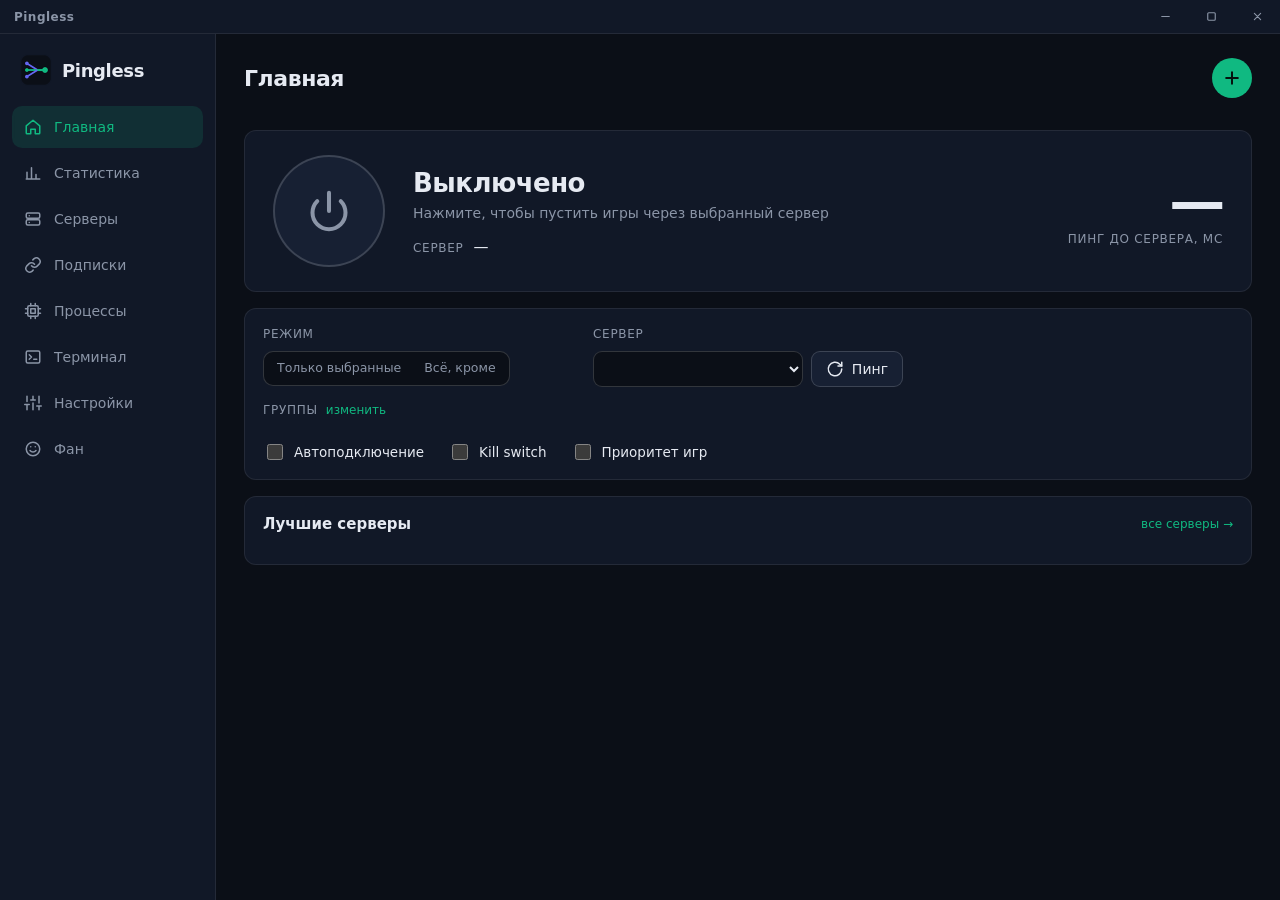
<file: crates/openlag-gui/ui/index.html>
<!doctype html>
<html lang="ru">
<head>
  <meta charset="utf-8">
  <meta name="viewport" content="width=device-width, initial-scale=1">
  <title>Pingless</title>
  <link rel="stylesheet" href="vendor/xterm/xterm.css">
  <link rel="stylesheet" href="style.css">
</head>
<body>
  <svg width="0" height="0" style="position:absolute" aria-hidden="true">
    <defs>
      <symbol id="i-home" viewBox="0 0 24 24"><path d="M3 10.5 12 3l9 7.5V20a1 1 0 0 1-1 1h-5v-6H9v6H4a1 1 0 0 1-1-1z"/></symbol>
      <symbol id="i-server" viewBox="0 0 24 24"><rect x="3" y="4" width="18" height="7" rx="2"/><rect x="3" y="13" width="18" height="7" rx="2"/><path d="M7 7.5h.01M7 16.5h.01"/></symbol>
      <symbol id="i-link" viewBox="0 0 24 24"><path d="M10 13a5 5 0 0 0 7.5.5l3-3a5 5 0 0 0-7-7l-1.7 1.7"/><path d="M14 11a5 5 0 0 0-7.5-.5l-3 3a5 5 0 0 0 7 7l1.7-1.7"/></symbol>
      <symbol id="i-game" viewBox="0 0 24 24"><rect x="2" y="6" width="20" height="12" rx="4"/><path d="M6 12h4M8 10v4M15 11h.01M18 13h.01"/></symbol>
      <symbol id="i-sliders" viewBox="0 0 24 24"><path d="M4 21v-7M4 10V3M12 21v-9M12 8V3M20 21v-5M20 12V3M1 14h6M9 8h6M17 16h6"/></symbol>
      <symbol id="i-smile" viewBox="0 0 24 24"><circle cx="12" cy="12" r="9"/><path d="M8 14s1.5 2 4 2 4-2 4-2M9 9h.01M15 9h.01"/></symbol>
      <symbol id="i-power" viewBox="0 0 24 24"><path d="M12 2v10"/><path d="M18.4 6.6a9 9 0 1 1-12.8 0"/></symbol>
      <symbol id="i-refresh" viewBox="0 0 24 24"><path d="M21 12a9 9 0 1 1-2.6-6.4L21 8"/><path d="M21 3v5h-5"/></symbol>
      <symbol id="i-trash" viewBox="0 0 24 24"><path d="M3 6h18M8 6V4h8v2M19 6l-1 14H6L5 6"/></symbol>
      <symbol id="i-plus" viewBox="0 0 24 24"><path d="M12 5v14M5 12h14"/></symbol>
      <symbol id="i-x" viewBox="0 0 24 24"><path d="M18 6 6 18M6 6l12 12"/></symbol>
      <symbol id="i-shield" viewBox="0 0 24 24"><path d="M12 3 4 6v6c0 5 3.5 8 8 9 4.5-1 8-4 8-9V6z"/><path d="M12 8v5M12 16h.01"/></symbol>
      <symbol id="i-check" viewBox="0 0 24 24"><path d="M5 12.5 10 17l9-10"/></symbol>
      <symbol id="i-cpu" viewBox="0 0 24 24"><rect x="5" y="5" width="14" height="14" rx="2"/><rect x="9" y="9" width="6" height="6"/><path d="M9 2v3M15 2v3M9 19v3M15 19v3M2 9h3M2 15h3M19 9h3M19 15h3"/></symbol>
      <symbol id="i-folder" viewBox="0 0 24 24"><path d="M3 6a2 2 0 0 1 2-2h4l2 2h8a2 2 0 0 1 2 2v10a2 2 0 0 1-2 2H5a2 2 0 0 1-2-2z"/></symbol>
      <symbol id="i-backspace" viewBox="0 0 24 24"><path d="M21 5H9l-6 7 6 7h12a1 1 0 0 0 1-1V6a1 1 0 0 0-1-1z"/><path d="m17 9-5 6M12 9l5 6"/></symbol>
      <symbol id="i-term" viewBox="0 0 24 24"><rect x="3" y="4" width="18" height="16" rx="2"/><path d="m7 9 3 3-3 3M13 15h4"/></symbol>
      <symbol id="i-chart" viewBox="0 0 24 24"><path d="M4 20V11M10 20V5M16 20v-6M21 20H3"/></symbol>
      <symbol id="i-zap" viewBox="0 0 24 24"><path d="M13 2 4 14h7l-1 8 9-12h-7z"/></symbol>
    </defs>
  </svg>

  <header class="titlebar" id="titlebar" data-tauri-drag-region>
    <span class="tb-title" data-tauri-drag-region>Pingless</span>
    <span class="tb-grow" data-tauri-drag-region></span>
    <button class="tb" id="tb-min" aria-label="Свернуть"><svg viewBox="0 0 24 24"><path d="M6 12h12"/></svg></button>
    <button class="tb" id="tb-max" aria-label="Развернуть"><svg viewBox="0 0 24 24"><rect x="6" y="6" width="12" height="12" rx="1.5"/></svg></button>
    <button class="tb close" id="tb-close" aria-label="Закрыть"><svg viewBox="0 0 24 24"><path d="M7 7l10 10M17 7 7 17"/></svg></button>
  </header>

  <aside class="sidebar">
    <div class="brand">
      <img src="logo.png" alt="" width="32" height="32">
      <span>Pingless</span>
    </div>
    <nav>
      <button class="nav active" data-page="home"><svg class="ic"><use href="#i-home"/></svg>Главная</button>
      <button class="nav" data-page="stats"><svg class="ic"><use href="#i-chart"/></svg>Статистика</button>
      <button class="nav" data-page="servers"><svg class="ic"><use href="#i-server"/></svg>Серверы</button>
      <button class="nav" data-page="subs"><svg class="ic"><use href="#i-link"/></svg>Подписки</button>
      <button class="nav" data-page="procs"><svg class="ic"><use href="#i-cpu"/></svg>Процессы</button>
      <button class="nav" data-page="term"><svg class="ic"><use href="#i-term"/></svg>Терминал</button>
      <button class="nav" data-page="settings"><svg class="ic"><use href="#i-sliders"/></svg>Настройки</button>
      <button class="nav" data-page="fun"><svg class="ic"><use href="#i-smile"/></svg>Фан</button>
    </nav>
    <div class="side-status" id="side-status"></div>
  </aside>

  <main>
    <!-- HOME -->
    <section class="page active" id="page-home">
      <div class="page-head">
        <h2>Главная</h2>
        <button class="btn round" id="quick-add" title="Добавить подписку или ключи"><svg class="ic"><use href="#i-plus"/></svg></button>
      </div>
      <div id="alerts"></div>
      <div class="hero card">
        <button class="power" id="power" aria-label="Включить оптимизацию">
          <svg class="ic-xl"><use href="#i-power"/></svg>
        </button>
        <div class="hero-text">
          <div class="hero-state" id="hero-state">Выключено</div>
          <div class="hero-sub" id="hero-sub">Нажмите, чтобы пустить игры через выбранный сервер</div>
          <div class="hero-exit">
            <span class="label">Сервер</span>
            <span id="hero-exit">—</span>
          </div>
        </div>
        <div class="hero-kpi">
          <div class="kpi-big" id="kpi-ping">—</div>
          <div class="label">пинг до сервера, мс</div>
        </div>
      </div>

      <div class="card quick">
        <div class="quick-grid">
          <div class="q">
            <span class="label">Режим</span>
            <div class="seg small" id="q-mode">
              <button data-mode="only">Только выбранные</button>
              <button data-mode="all_except">Всё, кроме</button>
            </div>
          </div>
          <div class="q">
            <span class="label">Сервер</span>
            <div class="row">
              <select id="q-server"></select>
              <button class="btn" id="q-ping" title="Реальная задержка через каждый сервер: HTTPS-запрос, как в v2rayN"><svg class="ic"><use href="#i-refresh"/></svg>Пинг</button>
            </div>
          </div>
          <div class="q q-wide">
            <span class="label">Группы <button class="link" data-go="procs">изменить</button></span>
            <div class="qchips" id="q-groups"></div>
          </div>
          <div class="q q-wide q-toggles">
            <label class="qt"><input type="checkbox" id="q-auto"><span>Автоподключение</span></label>
            <label class="qt"><input type="checkbox" id="q-kill"><span>Kill switch</span></label>
            <label class="qt"><input type="checkbox" id="q-boost"><span>Приоритет игр</span></label>
          </div>
        </div>
      </div>

      <div class="card">
        <div class="card-head"><h3>Лучшие серверы</h3><button class="link" data-go="servers">все серверы →</button></div>
        <div class="top-list" id="q-top"></div>
      </div>
    </section>

    <!-- STATS -->
    <section class="page" id="page-stats">
      <div class="page-head"><h2>Статистика</h2></div>
      <div class="kpis" data-widget="kpis">
        <div class="card kpi"><div class="label">Джиттер</div><div class="kpi-val" id="kpi-jitter">—</div></div>
        <div class="card kpi"><div class="label">Потери</div><div class="kpi-val" id="kpi-loss">—</div></div>
        <div class="card kpi" title="Пинг до тех же серверов игры: напрямую с вашей сетевой карты и через Pingless (по ответам самой игры)"><div class="label">Без Pingless → с Pingless</div><div class="kpi-val" id="kpi-compare">—</div><div class="kpi-sub" id="kpi-compare-sub">появится, когда игра начнёт пинговать свои серверы</div></div>
        <div class="card kpi"><div class="label">Соединений</div><div class="kpi-val" id="kpi-flows">0</div></div>
      </div>

      <div class="card chart-card" data-widget="chart-ping">
        <div class="card-head">
          <h3>Пинг, мс <span class="muted" id="chart-title"></span></h3>
          <div class="legend" id="legend"></div>
        </div>
        <canvas id="chart-ping" height="200"></canvas>
      </div>
      <div class="card chart-card" data-widget="chart-loss">
        <div class="card-head"><h3>Потери пакетов, %</h3></div>
        <canvas id="chart-loss" height="110"></canvas>
      </div>

      <div class="card" data-widget="flows">
        <div class="card-head"><h3>Соединения</h3><span class="muted" id="flows-count"></span></div>
        <table class="table">
          <thead><tr><th>Тип</th><th>Куда</th><th>Через</th><th class="num" title="ICMP напрямую с сетевой карты, в обход любых туннелей">Без Pingless</th><th class="num" title="Время ответа сервера на пакеты самой игры через туннель">С Pingless</th><th class="num">Трафик</th></tr></thead>
          <tbody id="flows"><tr><td colspan="6" class="empty">Пока нет. Включите оптимизацию и запустите программу.</td></tr></tbody>
        </table>
      </div>

      <div class="card" data-widget="trace">
        <div class="card-head"><h3>Маршрут до сервера</h3><span class="muted" id="trace-note"></span></div>
        <p class="hint">Как WinMTR: показывает каждый узел по пути от вашей сетевой карты до сервера игры напрямую, без VPN, с потерями и пингом. Видно, где растёт задержка: дома, у провайдера или дальше. Нажмите ↯ у соединения или введите адрес.</p>
        <div class="row">
          <input id="trace-target" placeholder="IP или адрес сервера, например 155.133.248.34" style="flex:1">
          <button class="btn" id="trace-run">Проверить маршрут</button>
        </div>
        <table class="table" id="trace-table" hidden>
          <thead><tr><th class="num">#</th><th>Узел</th><th class="num">Потери</th><th class="num">Лучший</th><th class="num">Средний</th><th class="num">Худший</th></tr></thead>
          <tbody id="trace-body"></tbody>
        </table>
      </div>
    </section>

    <!-- SERVERS -->
    <section class="page" id="page-servers">
      <div class="page-head">
        <h2>Серверы</h2>
        <div class="row">
          <input type="search" id="server-filter" placeholder="Поиск">
          <button class="btn" id="auto-btn"><svg class="ic"><use href="#i-zap"/></svg>Авто</button>
        </div>
      </div>
      <p class="hint">Пинг меряется по UDP через сам сервер, так же как пойдут пакеты игры. Новые соединения идут через выбранный сервер, а в режиме «Авто» через сервер с лучшим пингом. Отключённые переключателем серверы не запускаются и никогда не выбираются.</p>
      <div class="card" data-widget="countries">
        <div class="card-head">
          <h3>Страны выхода <span class="muted" id="geo-note"></span></h3>
          <div class="row">
            <div class="seg small" id="sort-seg"><button data-sort="ping">По пингу</button><button data-sort="country">По странам</button></div>
            <button class="btn icon" id="geo-refresh" aria-label="Перепроверить страны" title="Перепроверить страны"><svg class="ic"><use href="#i-refresh"/></svg></button>
          </div>
        </div>
        <p class="hint" style="margin-bottom:10px">Страна определяется не по названию, а по факту: через каждый сервер запрашивается Cloudflare, и он сообщает, с какого IP и из какой страны реально выходит трафик. Щелчок по стране отключает или включает все её серверы.</p>
        <div class="countries" id="countries"></div>
      </div>
      <div class="card" data-widget="filters">
        <div class="card-head"><h3>Фильтры: отключить серверы по слову</h3><span class="muted" id="filter-count"></span></div>
        <div class="chips" id="filter-chips"></div>
        <div class="row">
          <input id="filter-input" placeholder="например: Russia" style="flex:1">
          <button class="btn" id="filter-add"><svg class="ic"><use href="#i-plus"/></svg>Добавить</button>
        </div>
        <div class="presets" id="filter-presets"></div>
      </div>
      <div id="server-empty" class="card empty" hidden>Серверов нет. Добавьте подписку на вкладке «Подписки».</div>
      <div id="server-list" class="list"></div>
    </section>

    <!-- SUBSCRIPTIONS -->
    <section class="page" id="page-subs">
      <div class="page-head"><h2>Подписки</h2></div>
      <div class="card">
        <label class="label" for="sub-input">Ссылка на подписку или ключи</label>
        <textarea id="sub-input" rows="4" placeholder="https://… (Happ, Incy, Marzban, Remnawave)&#10;vless://…  vmess://…  trojan://…  ss://…&#10;vpn://… (Amnezia: Xray или WireGuard)&#10;wireguard://…  или текст .conf WireGuard"></textarea>
        <div class="row space">
          <span class="hint">Ссылку на подписку даёт VPN-сервис: в личном кабинете или в Telegram-боте, обычно кнопка «Подключить» или «Скопировать ссылку».</span>
          <button class="btn" id="sub-clip">Из буфера</button>
          <button class="btn" id="sub-file">Из файла…</button>
          <button class="btn primary" id="sub-add"><svg class="ic"><use href="#i-plus"/></svg>Добавить</button>
        </div>
      </div>
      <div id="sub-list" class="list"></div>
    </section>

    <!-- PROCESSES -->
    <section class="page" id="page-procs">
      <div class="page-head">
        <h2>Процессы</h2>
        <button class="btn" id="group-new"><svg class="ic"><use href="#i-plus"/></svg>Новая группа</button>
      </div>
      <div class="card">
        <div class="seg" id="mode-seg">
          <button data-mode="only">Только выбранные</button>
          <button data-mode="all_except">Всё, кроме выбранных</button>
        </div>
        <p class="hint" id="mode-hint"></p>
        <label class="field check" id="auto-wrap" style="margin-top:12px">
          <input type="checkbox" id="auto-connect">
          <span>Автоподключение<small>Туннель включится сам, как только запустится программа из списка, и выключится через 15 секунд после того, как все они закроются.</small></span>
        </label>
      </div>
      <div class="procs-grid">
        <div class="list" id="group-list"></div>
        <div class="card running">
          <div class="card-head">
            <h3>Запущенные <span class="muted" id="proc-target"></span></h3>
            <button class="btn icon" id="proc-refresh" aria-label="Обновить"><svg class="ic"><use href="#i-refresh"/></svg></button>
          </div>
          <input type="search" id="proc-filter" placeholder="Поиск" style="width:100%;margin-bottom:10px">
          <div id="proc-list" class="proc-list"></div>
        </div>
      </div>
    </section>

    <!-- TERMINAL -->
    <section class="page page-wide" id="page-term">
      <div class="term-layout">
        <div class="term-side">
          <div class="label">Этот компьютер</div>
          <div class="shells">
            <button class="btn" data-shell="powershell" data-title="PowerShell">PowerShell</button>
            <button class="btn" data-shell="pwsh" data-title="PowerShell 7">PowerShell 7</button>
            <button class="btn" data-shell="cmd" data-title="CMD">CMD</button>
            <button class="btn" data-shell="wsl" data-title="WSL">WSL</button>
          </div>
          <div class="label" style="margin-top:18px">Мои серверы (SSH)</div>
          <div id="ssh-list" class="ssh-list"></div>
          <button class="btn" id="ssh-add"><svg class="ic"><use href="#i-plus"/></svg>Добавить сервер</button>
          <div class="card form ssh-form" id="ssh-form" hidden>
            <h3 id="ssh-form-title">Новый сервер</h3>
            <label class="field"><span>Название</span><input id="ssh-name" placeholder="Мой VPS"></label>
            <div class="row"><label class="field" style="flex:1"><span>Адрес</span><input id="ssh-host" placeholder="203.0.113.10"></label><label class="field" style="width:84px"><span>Порт</span><input id="ssh-port" type="number" value="22"></label></div>
            <label class="field"><span>Пользователь</span><input id="ssh-user" value="root"></label>
            <label class="field"><span>Вход</span><select id="ssh-auth"><option value="password">Пароль</option><option value="key">SSH-ключ</option></select></label>
            <div class="row" id="ssh-key-row" hidden><input id="ssh-key" placeholder="путь к приватному ключу, например id_ed25519" style="flex:1"><button class="btn" id="ssh-key-browse">Обзор…</button></div>
            <label class="field"><span id="ssh-secret-label">Пароль</span><input id="ssh-secret" type="password" autocomplete="off"></label>
            <small class="hint">Пароль хранится зашифрованным средствами Windows (DPAPI): прочитать его можно только под вашей учётной записью на этом ПК.</small>
            <div class="row space"><button class="btn danger" id="ssh-delete" hidden>Удалить</button><button class="btn" id="ssh-forget" hidden title="Если сервер переустановлен и его ключ сменился">Забыть ключ</button><span style="flex:1"></span><button class="btn" id="ssh-cancel">Отмена</button><button class="btn primary" id="ssh-save">Сохранить</button></div>
          </div>
        </div>
        <div class="term-main">
          <div class="term-tabs" id="term-tabs"></div>
          <div class="term-panes" id="term-panes">
            <div class="term-empty" id="term-empty"><svg class="ic"><use href="#i-term"/></svg><p>Откройте локальную консоль или подключитесь к своему серверу слева.</p></div>
          </div>
          <div class="term-credit">Терминал работает на <a href="#" id="term-credit">xterm.js</a> · github.com/xtermjs/xterm.js · MIT</div>
        </div>
      </div>
    </section>

    <!-- SETTINGS -->
    <section class="page" id="page-settings">
      <div class="page-head"><h2>Настройки</h2></div>
      <div class="card form">
        <label class="field">
          <span>Multipath: сколько маршрутов несут каждый пакет</span>
          <select id="opt-multipath">
            <option value="1">1 (выключено)</option><option value="2">2</option><option value="3">3</option><option value="4">4</option>
          </select>
          <small>Работает для своих relay-серверов: пакет идёт по нескольким маршрутам сразу, доходит первый. VPN-сервер из подписки — это всегда один маршрут.</small>
        </label>
        <label class="field check">
          <input type="checkbox" id="opt-existing">
          <span>Переводить в туннель уже открытые соединения<small>Обычно выкидывает из идущего матча. Лучше включать Pingless до запуска игры.</small></span>
        </label>
        <label class="field check">
          <input type="checkbox" id="opt-kill">
          <span>Kill switch<small>Если ни один сервер не отвечает, трафик выбранных программ блокируется, а не уходит напрямую в обход VPN. Без сервера программы просто не будут работать.</small></span>
        </label>
        <label class="field check">
          <input type="checkbox" id="opt-bypass">
          <span>Обходить TUN других VPN<small>Если включён Happ, v2rayN и т.п. в режиме TUN, без этого трафик идёт через два VPN подряд: пинг и джиттер растут в разы.</small></span>
        </label>
        <label class="field">
          <span>User-Agent для загрузки подписок</span>
          <input id="opt-ua">
          <small>Некоторые панели отдают разный формат в зависимости от него.</small>
        </label>
        <div class="row end"><button class="btn primary" id="opt-save">Сохранить</button></div>
      </div>
      <div class="card form">
        <div class="card-head"><h3>Подключение к VPN-серверам</h3></div>
        <label class="field">
          <span>TLS-отпечаток (uTLS)</span>
          <select id="conn-fp">
            <option value="">Как в подписке</option><option value="chrome">Chrome</option><option value="firefox">Firefox</option><option value="safari">Safari</option><option value="edge">Edge</option><option value="ios">iOS</option><option value="android">Android</option><option value="randomized">Случайный</option>
          </select>
          <small>Под какой браузер маскируется TLS-рукопожатие с сервером.</small>
        </label>
        <label class="field check">
          <input type="checkbox" id="conn-frag">
          <span>Фрагментация TLS (обход DPI)<small>Первый пакет TLS режется на куски, и DPI провайдера не может прочитать имя сайта. Помогает, когда серверы «пропадают» у некоторых провайдеров. Чуть замедляет установку соединения.</small></span>
        </label>
        <div class="row" id="conn-frag-row">
          <label class="field" style="flex:1"><span>Пакеты</span><input id="conn-frag-packets"></label>
          <label class="field" style="flex:1"><span>Размер куска, байт</span><input id="conn-frag-length"></label>
          <label class="field" style="flex:1"><span>Пауза, мс</span><input id="conn-frag-interval"></label>
        </div>
        <label class="field">
          <span>Mux (мультиплексирование TCP)</span>
          <select id="conn-mux"><option value="0">Выключен (лучше для игр)</option><option value="4">4 потока</option><option value="8">8 потоков</option><option value="16">16 потоков</option></select>
          <small>Несколько TCP-соединений идут внутри одного: меньше рукопожатий для браузера, но для игр лучше выключить. Не применяется к XTLS Vision.</small>
        </label>
        <label class="field">
          <span>DNS для адресов серверов</span>
          <select id="conn-dns"><option value="">Системный</option><option value="https://1.1.1.1/dns-query">Cloudflare DoH</option><option value="https://8.8.8.8/dns-query">Google DoH</option><option value="https://9.9.9.9/dns-query">Quad9 DoH</option><option value="https://77.88.8.8/dns-query">Яндекс DoH</option></select>
          <small>Через что Pingless узнаёт IP серверов из подписки. DoH прячет запросы от провайдера.</small>
        </label>
        <label class="field">
          <span>Цель замера пинга через серверы</span>
          <select id="conn-probe"><option value="1.1.1.1:53">Cloudflare 1.1.1.1</option><option value="8.8.8.8:53">Google 8.8.8.8</option><option value="9.9.9.9:53">Quad9 9.9.9.9</option><option value="77.88.8.8:53">Яндекс 77.88.8.8</option></select>
          <small>Пинг сервера = время DNS-запроса к этому адресу через сам сервер по UDP.</small>
        </label>
        <div class="row end"><button class="btn primary" id="conn-save">Применить</button></div>
      </div>
      <div class="card form">
        <div class="card-head"><h3>Оформление</h3></div>
        <label class="field">
          <span>Язык · Language</span>
          <select id="ui-lang"><option value="ru">Русский</option><option value="en">English</option></select>
        </label>
        <div class="field">
          <span>Цвет акцента</span>
          <div class="accents" id="accent-list">
            <button data-c="#10b981" aria-label="Изумрудный"></button>
            <button data-c="#3b82f6" aria-label="Синий"></button>
            <button data-c="#8b5cf6" aria-label="Фиолетовый"></button>
            <button data-c="#ec4899" aria-label="Розовый"></button>
            <button data-c="#f59e0b" aria-label="Янтарный"></button>
            <button data-c="#ef4444" aria-label="Красный"></button>
            <button data-c="#22d3ee" aria-label="Бирюзовый"></button>
          </div>
        </div>
        <label class="field">
          <span>Длина графиков</span>
          <select id="ui-chart"><option value="60">1 минута</option><option value="120">2 минуты</option><option value="300">5 минут</option></select>
        </label>
        <div class="field">
          <span>Цвет пинга: зелёный до, жёлтый до (мс), дальше красный</span>
          <div class="row"><input id="ui-good" type="number" min="1" style="width:110px"><input id="ui-mid" type="number" min="2" style="width:110px"></div>
        </div>
        <div class="field">
          <span>Что показывать</span>
          <div class="widget-list" id="widget-list"></div>
          <small>Выключенные блоки не рисуются и не тратят процессор.</small>
        </div>
        <label class="field check">
          <input type="checkbox" id="ui-compact">
          <span>Компактный режим<small>Меньше отступов, больше строк на экране.</small></span>
        </label>
        <div class="row end"><button class="btn primary" id="ui-save">Сохранить</button></div>
      </div>
      <div class="card form">
        <div class="card-head"><h3>Запуск</h3></div>
        <label class="field check">
          <input type="checkbox" id="opt-autostart">
          <span>Запускать вместе с Windows<small>Через Планировщик задач с правами администратора, без окна UAC при входе.</small></span>
        </label>
        <label class="field check">
          <input type="checkbox" id="opt-minimized">
          <span>Запускать свёрнутым</span>
        </label>
        <label class="field check">
          <input type="checkbox" id="opt-tray">
          <span>Крестик сворачивает в трей<small>Pingless продолжит работать: иконка у часов, левый клик открывает окно, правый даёт меню с переключателем и выбором сервера. «Выход» в меню трея закрывает программу совсем.</small></span>
        </label>
        <label class="field check">
          <input type="checkbox" id="opt-update">
          <span>Проверять обновления<small>Раз в 6 часов Pingless смотрит последний релиз на GitHub. Обновление ставится только по вашей кнопке.</small></span>
        </label>
        <div class="row"><span class="hint" id="ver-info"></span><span style="flex:1"></span><button class="btn" id="check-update">Проверить сейчас</button></div>
        <label class="field">
          <span>Частота замера пинга своих relay</span>
          <select id="opt-probe"><option value="100">10 раз в секунду</option><option value="250">4 раза в секунду</option><option value="500">2 раза в секунду</option><option value="1000">раз в секунду</option></select>
        </label>
        <div class="row end"><button class="btn primary" id="startup-save">Сохранить</button></div>
      </div>
      <div class="card form">
        <div class="card-head"><h3>Удобство</h3></div>
        <label class="field">
          <span>Горячая клавиша вкл/выкл оптимизации</span>
          <select id="opt-hotkey">
            <option value="">Нет</option><option value="Ctrl+Alt+O">Ctrl + Alt + O</option><option value="Ctrl+Shift+O">Ctrl + Shift + O</option><option value="Ctrl+Alt+F12">Ctrl + Alt + F12</option><option value="Alt+F10">Alt + F10</option>
          </select>
          <small>Работает и в полноэкранной игре, без переключения в Pingless.</small>
        </label>
        <label class="field check">
          <input type="checkbox" id="opt-boost">
          <span>Высокий приоритет для выбранных программ<small>Пока оптимизация включена, игры из групп получают высокий приоритет процессора, как «буст» в платных игровых VPN. Выключили оптимизацию — приоритет вернётся обычный.</small></span>
        </label>
        <div class="row"><span class="hint">Резервная копия: подписки, группы, фильтры и SSH-серверы. Пароли SSH расшифруются только на этом ПК.</span><span style="flex:1"></span><button class="btn" id="backup-import">Восстановить…</button><button class="btn" id="backup-export">Сохранить копию…</button></div>
      </div>
      <div class="card form">
        <div class="card-head"><h3>Свои relay-серверы</h3></div>
        <p class="hint">Есть VPS с Linux? Pingless сам поставит на него relay — свой выходной узел рядом с игровыми серверами. Нужен вход по SSH под root или с sudo: сервер добавляется во вкладке «Терминал».</p>
        <div class="row wrap">
          <label class="field" style="flex:2;min-width:160px"><span>Сервер</span><select id="rd-host"></select></label>
          <label class="field" style="flex:2;min-width:140px"><span>Название в Pingless</span><input id="rd-name" placeholder="Франкфурт"></label>
          <label class="field" style="flex:1;min-width:90px"><span>UDP-порт</span><input id="rd-port" type="number" value="7000" min="1024" max="65535"></label>
        </div>
        <div class="row end"><button class="btn" id="rd-remove">Удалить с сервера</button><button class="btn primary" id="rd-deploy">Установить relay</button></div>
        <label class="field"><span>Вручную (TOML): ключ и маршруты, в том числе через мосты</span></label>
        <textarea id="opt-relays" rows="8" spellcheck="false" placeholder='psk = "секрет"&#10;&#10;[[exits]]&#10;name = "Франкфурт"&#10;routes = [&#10;  { name = "direct", via = "203.0.113.10:7000" },&#10;  { name = "bridge", via = "198.51.100.20:7001" },&#10;]'></textarea>
        <div class="row end"><button class="btn" id="relays-save">Сохранить relay</button></div>
      </div>
      <div class="card">
        <div class="card-head"><h3>Состояние</h3></div>
        <div id="sys-info" class="sys-info"></div>
      </div>
    </section>

    <!-- FUN -->
    <section class="page" id="page-fun">
      <div class="page-head"><h2>Фан</h2><span class="muted">пока пинг грузится</span></div>
      <div class="fun-grid">
        <div class="card">
          <div class="card-head"><h3>Калькулятор</h3></div>
          <div class="calc">
            <div class="calc-screen"><div id="calc-expr" class="calc-expr"></div><div id="calc-out" class="calc-out">0</div></div>
            <div class="calc-keys" id="calc-keys"></div>
          </div>
        </div>
        <div class="card">
          <div class="card-head">
            <h3>Змейка</h3>
            <div class="muted">Счёт <b id="snake-score">0</b> · Рекорд <b id="snake-best">0</b></div>
          </div>
          <canvas id="snake" width="400" height="400" tabindex="0" aria-label="Змейка: стрелки или WASD, пробел — пауза"></canvas>
          <div class="row space">
            <span class="hint">Стрелки или WASD, пробел — пауза</span>
            <button class="btn" id="snake-start">Играть</button>
          </div>
        </div>
      </div>
    </section>
  </main>

  <div class="pop-backdrop" id="add-pop" hidden>
    <div class="pop card">
      <div class="card-head"><h3>Добавить подписку</h3></div>
      <textarea id="pop-input" rows="4" spellcheck="false" placeholder="Ссылка на подписку, ключи vless:// vmess:// trojan:// ss:// hysteria2:// wireguard://, ключ Amnezia vpn:// или текст .conf"></textarea>
      <div class="row end">
        <button class="btn" id="pop-clip">Из буфера</button>
        <button class="btn" id="pop-file">Из файла…</button>
        <span style="flex:1"></span>
        <button class="btn" id="pop-cancel">Отмена</button>
        <button class="btn primary" id="pop-add"><svg class="ic"><use href="#i-plus"/></svg>Добавить</button>
      </div>
    </div>
  </div>

  <div id="toasts" aria-live="polite"></div>
  <script src="i18n.js"></script>
  <script src="native.js"></script>
  <script src="chart.js"></script>
  <script src="fun.js"></script>
  <script src="vendor/xterm/xterm.js"></script>
  <script src="vendor/xterm/addon-fit.js"></script>
  <script src="app.js"></script>
  <script src="terminal.js"></script>
</body>
</html>
</file>
<file: crates/openlag-gui/ui/vendor/xterm/xterm.css>
/**
 * Copyright (c) 2014 The xterm.js authors. All rights reserved.
 * Copyright (c) 2012-2013, Christopher Jeffrey (MIT License)
 * https://github.com/chjj/term.js
 * @license MIT
 *
 * Permission is hereby granted, free of charge, to any person obtaining a copy
 * of this software and associated documentation files (the "Software"), to deal
 * in the Software without restriction, including without limitation the rights
 * to use, copy, modify, merge, publish, distribute, sublicense, and/or sell
 * copies of the Software, and to permit persons to whom the Software is
 * furnished to do so, subject to the following conditions:
 *
 * The above copyright notice and this permission notice shall be included in
 * all copies or substantial portions of the Software.
 *
 * THE SOFTWARE IS PROVIDED "AS IS", WITHOUT WARRANTY OF ANY KIND, EXPRESS OR
 * IMPLIED, INCLUDING BUT NOT LIMITED TO THE WARRANTIES OF MERCHANTABILITY,
 * FITNESS FOR A PARTICULAR PURPOSE AND NONINFRINGEMENT. IN NO EVENT SHALL THE
 * AUTHORS OR COPYRIGHT HOLDERS BE LIABLE FOR ANY CLAIM, DAMAGES OR OTHER
 * LIABILITY, WHETHER IN AN ACTION OF CONTRACT, TORT OR OTHERWISE, ARISING FROM,
 * OUT OF OR IN CONNECTION WITH THE SOFTWARE OR THE USE OR OTHER DEALINGS IN
 * THE SOFTWARE.
 *
 * Originally forked from (with the author's permission):
 *   Fabrice Bellard's javascript vt100 for jslinux:
 *   http://bellard.org/jslinux/
 *   Copyright (c) 2011 Fabrice Bellard
 *   The original design remains. The terminal itself
 *   has been extended to include xterm CSI codes, among
 *   other features.
 */

/**
 *  Default styles for xterm.js
 */

.xterm {
    cursor: text;
    position: relative;
    user-select: none;
    -ms-user-select: none;
    -webkit-user-select: none;
}

.xterm.focus,
.xterm:focus {
    outline: none;
}

.xterm .xterm-helpers {
    position: absolute;
    top: 0;
    /**
     * The z-index of the helpers must be higher than the canvases in order for
     * IMEs to appear on top.
     */
    z-index: 5;
}

.xterm .xterm-helper-textarea {
    padding: 0;
    border: 0;
    margin: 0;
    /* Move textarea out of the screen to the far left, so that the cursor is not visible */
    position: absolute;
    opacity: 0;
    left: -9999em;
    top: 0;
    width: 0;
    height: 0;
    z-index: -5;
    /** Prevent wrapping so the IME appears against the textarea at the correct position */
    white-space: nowrap;
    overflow: hidden;
    resize: none;
}

.xterm .composition-view {
    /* TODO: Composition position got messed up somewhere */
    background: #000;
    color: #FFF;
    display: none;
    position: absolute;
    white-space: nowrap;
    z-index: 1;
}

.xterm .composition-view.active {
    display: block;
}

.xterm .xterm-viewport {
    /* On OS X this is required in order for the scroll bar to appear fully opaque */
    background-color: #000;
    overflow-y: scroll;
    cursor: default;
    position: absolute;
    right: 0;
    left: 0;
    top: 0;
    bottom: 0;
}

.xterm .xterm-screen {
    position: relative;
}

.xterm .xterm-screen canvas {
    position: absolute;
    left: 0;
    top: 0;
}

.xterm-char-measure-element {
    display: inline-block;
    visibility: hidden;
    position: absolute;
    top: 0;
    left: -9999em;
    line-height: normal;
}

.xterm.enable-mouse-events {
    /* When mouse events are enabled (eg. tmux), revert to the standard pointer cursor */
    cursor: default;
}

.xterm.xterm-cursor-pointer,
.xterm .xterm-cursor-pointer {
    cursor: pointer;
}

.xterm.column-select.focus {
    /* Column selection mode */
    cursor: crosshair;
}

.xterm .xterm-accessibility:not(.debug),
.xterm .xterm-message {
    position: absolute;
    left: 0;
    top: 0;
    bottom: 0;
    right: 0;
    z-index: 10;
    color: transparent;
    pointer-events: none;
}

.xterm .xterm-accessibility-tree:not(.debug) *::selection {
  color: transparent;
}

.xterm .xterm-accessibility-tree {
  font-family: monospace;
  user-select: text;
  white-space: pre;
}

.xterm .xterm-accessibility-tree > div {
  transform-origin: left;
  width: fit-content;
}

.xterm .live-region {
    position: absolute;
    left: -9999px;
    width: 1px;
    height: 1px;
    overflow: hidden;
}

.xterm-dim {
    /* Dim should not apply to background, so the opacity of the foreground color is applied
     * explicitly in the generated class and reset to 1 here */
    opacity: 1 !important;
}

.xterm-underline-1 { text-decoration: underline; }
.xterm-underline-2 { text-decoration: double underline; }
.xterm-underline-3 { text-decoration: wavy underline; }
.xterm-underline-4 { text-decoration: dotted underline; }
.xterm-underline-5 { text-decoration: dashed underline; }

.xterm-overline {
    text-decoration: overline;
}

.xterm-overline.xterm-underline-1 { text-decoration: overline underline; }
.xterm-overline.xterm-underline-2 { text-decoration: overline double underline; }
.xterm-overline.xterm-underline-3 { text-decoration: overline wavy underline; }
.xterm-overline.xterm-underline-4 { text-decoration: overline dotted underline; }
.xterm-overline.xterm-underline-5 { text-decoration: overline dashed underline; }

.xterm-strikethrough {
    text-decoration: line-through;
}

.xterm-screen .xterm-decoration-container .xterm-decoration {
	z-index: 6;
	position: absolute;
}

.xterm-screen .xterm-decoration-container .xterm-decoration.xterm-decoration-top-layer {
	z-index: 7;
}

.xterm-decoration-overview-ruler {
    z-index: 8;
    position: absolute;
    top: 0;
    right: 0;
    pointer-events: none;
}

.xterm-decoration-top {
    z-index: 2;
    position: relative;
}



/* Derived from vs/base/browser/ui/scrollbar/media/scrollbar.css */

/* xterm.js customization: Override xterm's cursor style */
.xterm .xterm-scrollable-element > .scrollbar {
    cursor: default;
}

/* Arrows */
.xterm .xterm-scrollable-element > .scrollbar > .scra {
	cursor: pointer;
	font-size: 11px !important;
}

.xterm .xterm-scrollable-element > .visible {
	opacity: 1;

	/* Background rule added for IE9 - to allow clicks on dom node */
	background:rgba(0,0,0,0);

	transition: opacity 100ms linear;
	/* In front of peek view */
	z-index: 11;
}
.xterm .xterm-scrollable-element > .invisible {
	opacity: 0;
	pointer-events: none;
}
.xterm .xterm-scrollable-element > .invisible.fade {
	transition: opacity 800ms linear;
}

/* Scrollable Content Inset Shadow */
.xterm .xterm-scrollable-element > .shadow {
	position: absolute;
	display: none;
}
.xterm .xterm-scrollable-element > .shadow.top {
	display: block;
	top: 0;
	left: 3px;
	height: 3px;
	width: 100%;
	box-shadow: var(--vscode-scrollbar-shadow, #000) 0 6px 6px -6px inset;
}
.xterm .xterm-scrollable-element > .shadow.left {
	display: block;
	top: 3px;
	left: 0;
	height: 100%;
	width: 3px;
	box-shadow: var(--vscode-scrollbar-shadow, #000) 6px 0 6px -6px inset;
}
.xterm .xterm-scrollable-element > .shadow.top-left-corner {
	display: block;
	top: 0;
	left: 0;
	height: 3px;
	width: 3px;
}
.xterm .xterm-scrollable-element > .shadow.top.left {
	box-shadow: var(--vscode-scrollbar-shadow, #000) 6px 0 6px -6px inset;
}
</file>
<file: crates/openlag-gui/ui/style.css>
﻿:root {
  --bg: #0b0f17;
  --surface: #111827;
  --surface-2: #172033;
  --surface-3: #1f2a40;
  --border: rgba(255, 255, 255, 0.08);
  --border-strong: rgba(255, 255, 255, 0.16);
  --text: #e6eaf2;
  --muted: #8b95a7;
  --accent: #10b981;
  --accent-soft: rgba(16, 185, 129, 0.14);
  --accent-2: #6366f1;
  --warn: #f59e0b;
  --danger: #ef4444;
  --radius: 12px;
  --font: "Inter", "Segoe UI Variable Text", "Segoe UI", system-ui, sans-serif;
  --mono: "Cascadia Mono", "Consolas", monospace;
  color-scheme: dark;
}

* { box-sizing: border-box; }
html, body { margin: 0; height: 100%; }
body {
  display: grid;
  grid-template-columns: 216px minmax(0, 1fr);
  grid-template-rows: 34px minmax(0, 1fr);
  background: var(--bg);
  color: var(--text);
  font: 14px/1.5 var(--font);
  -webkit-font-smoothing: antialiased;
  user-select: none;
  overflow: hidden;
}
input, textarea, select { user-select: text; }
button { font: inherit; color: inherit; cursor: pointer; }
h2 { margin: 0; font-size: 22px; font-weight: 650; letter-spacing: -0.02em; }
h3 { margin: 0; font-size: 15px; font-weight: 600; }
.muted { color: var(--muted); font-weight: 400; }
.label { color: var(--muted); font-size: 12px; text-transform: uppercase; letter-spacing: 0.06em; }
.hint { color: var(--muted); font-size: 13px; margin: 0; }

.ic { width: 18px; height: 18px; fill: none; stroke: currentColor; stroke-width: 2; stroke-linecap: round; stroke-linejoin: round; flex: none; }
.ic-xl { width: 44px; height: 44px; fill: none; stroke: currentColor; stroke-width: 2.2; stroke-linecap: round; }

/* Sidebar */
.sidebar {
  width: 216px; flex: none; display: flex; flex-direction: column;
  background: var(--surface); border-right: 1px solid var(--border); padding: 16px 12px;
}
.brand { display: flex; align-items: center; gap: 10px; padding: 4px 8px 20px; font-weight: 700; font-size: 18px; letter-spacing: -0.02em; }
nav { display: flex; flex-direction: column; gap: 4px; }
.nav {
  display: flex; align-items: center; gap: 12px; height: 42px; padding: 0 12px;
  border: 0; border-radius: 10px; background: transparent; color: var(--muted); text-align: left;
  transition: background 150ms, color 150ms;
}
.nav:hover { background: var(--surface-2); color: var(--text); }
.nav.active { background: var(--accent-soft); color: var(--accent); }
.nav:focus-visible, .btn:focus-visible, .power:focus-visible { outline: 2px solid var(--accent); outline-offset: 2px; }
.side-status { margin-top: auto; display: flex; flex-direction: column; gap: 6px; font-size: 12px; color: var(--muted); padding: 8px; }
.side-status .pill { display: flex; align-items: center; gap: 8px; }

/* Main */
main { flex: 1; overflow-y: auto; padding: 24px 28px 40px; }
.page { display: none; flex-direction: column; gap: 16px; max-width: 1100px; margin: 0 auto; }
.page.active { display: flex; }
.page-head { display: flex; align-items: center; justify-content: space-between; gap: 16px; }
.card { background: var(--surface); border: 1px solid var(--border); border-radius: var(--radius); padding: 16px 18px; }
.card-head { display: flex; align-items: center; justify-content: space-between; gap: 12px; margin-bottom: 12px; }
.row { display: flex; align-items: center; gap: 8px; }
.row.wrap { flex-wrap: wrap; align-items: flex-end; }
.row.space { justify-content: space-between; margin-top: 10px; }
.row.end { justify-content: flex-end; }

.btn {
  display: inline-flex; align-items: center; gap: 8px; height: 36px; padding: 0 14px;
  border-radius: 9px; border: 1px solid var(--border-strong); background: var(--surface-2);
  transition: background 150ms, border-color 150ms, opacity 150ms; white-space: nowrap;
}
.btn:hover { background: var(--surface-3); }
.btn:active { opacity: 0.8; }
.btn.primary { background: var(--accent); border-color: var(--accent); color: #04130d; font-weight: 600; }
.btn.primary:hover { filter: brightness(1.12); }
.btn.danger:hover { border-color: var(--danger); color: var(--danger); }
.btn.on { border-color: var(--accent); color: var(--accent); background: var(--accent-soft); }
.btn.icon { width: 36px; padding: 0; justify-content: center; }
.btn:disabled { opacity: 0.45; cursor: default; }

input, textarea, select {
  font: inherit; color: var(--text); background: var(--bg); border: 1px solid var(--border-strong);
  border-radius: 9px; padding: 8px 12px; outline: none; transition: border-color 150ms;
}
input:focus, textarea:focus, select:focus { border-color: var(--accent); }
textarea { width: 100%; resize: vertical; font-family: var(--mono); font-size: 13px; margin-top: 6px; }
input[type="search"] { width: 200px; }

/* Alerts */
#alerts { display: flex; flex-direction: column; gap: 8px; }
.alert {
  display: flex; align-items: center; gap: 12px; padding: 12px 16px; border-radius: var(--radius);
  background: rgba(245, 158, 11, 0.1); border: 1px solid rgba(245, 158, 11, 0.35); color: #fcd34d;
}
.alert.error { background: rgba(239, 68, 68, 0.1); border-color: rgba(239, 68, 68, 0.35); color: #fca5a5; }
.alert span { flex: 1; }
.alert.update { background: var(--accent-soft); border-color: var(--accent); color: var(--text); }

/* Hero */
.hero { display: flex; align-items: center; gap: 28px; padding: 24px 28px; }
.power {
  width: 112px; height: 112px; flex: none; border-radius: 50%;
  border: 2px solid var(--border-strong); background: var(--surface-2); color: var(--muted);
  display: grid; place-items: center; transition: all 250ms ease;
}
.power:hover { border-color: var(--accent); color: var(--text); }
.power.on {
  border-color: var(--accent); color: var(--accent); background: var(--accent-soft);
  box-shadow: 0 0 0 8px rgba(16, 185, 129, 0.08), 0 0 32px rgba(16, 185, 129, 0.35);
}
.power.busy { opacity: 0.6; pointer-events: none; }
.hero-text { flex: 1; min-width: 0; }
.hero-state { font-size: 26px; font-weight: 700; letter-spacing: -0.02em; }
.hero-state.on { color: var(--accent); }
.hero-sub { color: var(--muted); margin-bottom: 12px; }
.hero-exit { display: flex; align-items: baseline; gap: 10px; font-size: 15px; }
.hero-exit #hero-exit { overflow: hidden; text-overflow: ellipsis; white-space: nowrap; }
.hero-kpi { text-align: right; }
.kpi-big { font-size: 56px; font-weight: 700; letter-spacing: -0.04em; line-height: 1; font-variant-numeric: tabular-nums; }

.kpis { display: grid; grid-template-columns: repeat(4, 1fr); gap: 16px; }
.kpi-val { font-size: 24px; font-weight: 650; font-variant-numeric: tabular-nums; }
.good { color: var(--accent); } .mid { color: var(--warn); } .bad { color: var(--danger); }

.chart-card canvas { width: 100%; display: block; }
#chart-ping { height: 200px; }
#chart-loss { height: 110px; }
.legend { display: flex; gap: 14px; font-size: 12px; color: var(--muted); flex-wrap: wrap; }
.legend i { display: inline-block; width: 10px; height: 3px; border-radius: 2px; margin-right: 6px; vertical-align: middle; }

/* Tables and lists */
.table { width: 100%; border-collapse: collapse; font-size: 13px; }
.table th { text-align: left; color: var(--muted); font-weight: 500; padding: 6px 8px; border-bottom: 1px solid var(--border); }
.table td { padding: 8px; border-bottom: 1px solid var(--border); font-variant-numeric: tabular-nums; }
.table .num { text-align: right; }
.empty { color: var(--muted); text-align: center; padding: 20px !important; }
.mono { font-family: var(--mono); font-size: 12.5px; }

.list { display: flex; flex-direction: column; gap: 8px; }
.srv {
  display: grid; grid-template-columns: 14px minmax(0, 1fr) 90px 70px 70px 120px 212px; align-items: center; gap: 14px;
  background: var(--surface); border: 1px solid var(--border); border-radius: var(--radius); padding: 12px 16px;
  transition: border-color 150ms;
}
.srv.selected { border-color: var(--accent); }
.srv .name { font-weight: 600; overflow: hidden; text-overflow: ellipsis; white-space: nowrap; }
.srv .sub { color: var(--muted); font-size: 12px; overflow: hidden; text-overflow: ellipsis; white-space: nowrap; }
.srv .metric { font-variant-numeric: tabular-nums; text-align: right; }
.srv .metric small { display: block; color: var(--muted); font-size: 11px; }
.srv canvas { width: 120px; height: 32px; }
.dot { width: 10px; height: 10px; border-radius: 50%; background: var(--muted); }
.dot.alive { background: var(--accent); box-shadow: 0 0 8px var(--accent); }
.dot.dead { background: var(--danger); }
.badge { display: inline-block; font-size: 11px; padding: 1px 7px; border-radius: 6px; background: var(--surface-3); color: var(--muted); margin-left: 6px; text-transform: uppercase; letter-spacing: 0.04em; }
.err-text { color: #fca5a5; font-size: 12px; }

.sub-card { display: flex; flex-direction: column; gap: 10px; }
.sub-top { display: flex; align-items: center; gap: 12px; }
.sub-top .grow { flex: 1; min-width: 0; }
.sub-meta { display: flex; flex-wrap: wrap; gap: 18px; color: var(--muted); font-size: 13px; }
.bar { height: 6px; background: var(--surface-3); border-radius: 3px; overflow: hidden; }
.bar > div { height: 100%; background: var(--accent); }
details summary { cursor: pointer; color: var(--muted); font-size: 13px; }
details ul { margin: 6px 0 0; padding-left: 18px; font-size: 12.5px; color: var(--muted); }

.switch { position: relative; width: 40px; height: 22px; flex: none; }
.switch input { opacity: 0; width: 0; height: 0; }
.switch span { position: absolute; inset: 0; background: var(--surface-3); border-radius: 11px; transition: background 150ms; cursor: pointer; }
.switch span::after { content: ""; position: absolute; left: 3px; top: 3px; width: 16px; height: 16px; border-radius: 50%; background: var(--text); transition: transform 150ms; }
.switch input:checked + span { background: var(--accent); }
.switch input:checked + span::after { transform: translateX(18px); }

.chips { display: flex; flex-wrap: wrap; gap: 8px; margin-bottom: 12px; min-height: 34px; }
.chip { display: inline-flex; align-items: center; gap: 6px; height: 32px; padding: 0 6px 0 12px; border-radius: 16px; background: var(--accent-soft); color: var(--accent); font-family: var(--mono); font-size: 13px; }
.chip button { border: 0; background: transparent; color: inherit; width: 24px; height: 24px; display: grid; place-items: center; border-radius: 50%; }
.chip button:hover { background: rgba(255, 255, 255, 0.08); }
.presets { display: flex; flex-wrap: wrap; gap: 6px; margin-top: 12px; }
.presets button { border: 1px dashed var(--border-strong); background: transparent; border-radius: 8px; padding: 4px 10px; font-size: 12.5px; color: var(--muted); }
.presets button:hover { color: var(--text); border-color: var(--accent); }
.proc-list { display: grid; grid-template-columns: repeat(auto-fill, minmax(220px, 1fr)); gap: 6px; max-height: 360px; overflow-y: auto; }
.proc { display: flex; align-items: center; justify-content: space-between; gap: 8px; padding: 6px 10px; border-radius: 8px; background: var(--surface-2); font-family: var(--mono); font-size: 12.5px; }
.proc span { overflow: hidden; text-overflow: ellipsis; white-space: nowrap; min-width: 0; }
.proc button { flex: none; }
.proc button { border: 0; background: transparent; color: var(--accent); width: 26px; height: 26px; border-radius: 6px; display: grid; place-items: center; }
.proc button:hover { background: var(--accent-soft); }

.form { display: flex; flex-direction: column; gap: 16px; }
.field { display: flex; flex-direction: column; gap: 6px; }
.field small { color: var(--muted); font-size: 12px; }
.field.check { flex-direction: row; align-items: flex-start; gap: 10px; }
.field.check input { margin-top: 4px; accent-color: var(--accent); }
.field.check span { display: flex; flex-direction: column; }
.field select, .field input { max-width: 420px; }
.sys-info { display: grid; grid-template-columns: 180px 1fr; gap: 6px 16px; font-size: 13px; }

/* Fun */
.fun-grid { display: grid; grid-template-columns: 340px 1fr; gap: 16px; align-items: start; }
.calc-screen { background: var(--bg); border: 1px solid var(--border); border-radius: 10px; padding: 12px 14px; text-align: right; margin-bottom: 12px; }
.calc-expr { color: var(--muted); font-family: var(--mono); min-height: 20px; overflow-wrap: anywhere; }
.calc-out { font-size: 34px; font-weight: 650; font-variant-numeric: tabular-nums; overflow-wrap: anywhere; }
.calc-keys { display: grid; grid-template-columns: repeat(4, 1fr); gap: 8px; }
.calc-keys button { display: grid; place-items: center; height: 52px; border-radius: 10px; border: 1px solid var(--border); background: var(--surface-2); font-size: 18px; transition: background 120ms; }
.calc-keys button:hover { background: var(--surface-3); }
.calc-keys button:active { opacity: 0.75; }
.calc-keys .op { color: var(--accent); }
.calc-keys .eq { background: var(--accent); color: #04130d; font-weight: 700; border-color: var(--accent); }
#snake { display: block; width: 100%; max-width: 440px; aspect-ratio: 1; margin: 0 auto; background: var(--bg); border-radius: 10px; border: 1px solid var(--border); outline: none; }
#snake:focus-visible { border-color: var(--accent); }

/* Toasts */
#toasts { position: fixed; right: 20px; bottom: 20px; display: flex; flex-direction: column; gap: 8px; z-index: 10; max-width: 420px; }
.toast { background: var(--surface-3); border: 1px solid var(--border-strong); border-radius: 10px; padding: 10px 14px; box-shadow: 0 8px 24px rgba(0, 0, 0, 0.4); animation: in 200ms ease-out; }
.toast.error { border-color: rgba(239, 68, 68, 0.5); }
.toast.ok { border-color: rgba(16, 185, 129, 0.5); }
@keyframes in { from { opacity: 0; transform: translateY(6px); } }
@media (prefers-reduced-motion: reduce) { * { transition: none !important; animation: none !important; } }
::-webkit-scrollbar { width: 10px; }
::-webkit-scrollbar-thumb { background: var(--surface-3); border-radius: 5px; border: 2px solid var(--bg); }

/* Processes */
.seg { display: inline-flex; background: var(--bg); border: 1px solid var(--border-strong); border-radius: 10px; padding: 3px; gap: 3px; margin-bottom: 8px; }
.seg button { border: 0; background: transparent; color: var(--muted); padding: 7px 14px; border-radius: 7px; transition: background 150ms, color 150ms; }
.seg button:hover { color: var(--text); }
.seg button.active { background: var(--accent-soft); color: var(--accent); font-weight: 600; }
.procs-grid { display: grid; grid-template-columns: minmax(0, 1fr) 320px; gap: 16px; align-items: start; }
.running { position: sticky; top: 0; }
.running .proc-list { grid-template-columns: minmax(0, 1fr); max-height: 520px; padding-right: 4px; }
.group { cursor: pointer; transition: border-color 150ms; }
.group.selected { border-color: var(--accent); }
.group-head { display: flex; align-items: center; gap: 10px; margin-bottom: 10px; }
.group-head input.gname { flex: 1; min-width: 0; background: transparent; border-color: transparent; font-weight: 600; font-size: 15px; padding: 4px 8px; }
.group-head input.gname:hover, .group-head input.gname:focus { border-color: var(--border-strong); background: var(--bg); }
.group .row input { flex: 1; }
.group.off .chips { opacity: 0.5; }
.proto { font-size: 11px; padding: 1px 6px; border-radius: 5px; background: var(--surface-3); color: var(--muted); }
.proto.tcp { color: #a5b4fc; } .proto.udp { color: #6ee7b7; }

[hidden] { display: none !important; }

/* Server switches and filters */
.srv.off { opacity: 0.55; }
.srv.off .name { text-decoration: line-through; text-decoration-color: rgba(255, 255, 255, 0.3); }
.srv-actions { display: flex; align-items: center; justify-content: flex-end; gap: 10px; }
.switch input:disabled + span { cursor: not-allowed; opacity: 0.5; }
.accents { display: flex; gap: 10px; flex-wrap: wrap; }
.accents button { width: 32px; height: 32px; border-radius: 50%; border: 2px solid transparent; outline: 2px solid transparent; transition: transform 150ms, outline-color 150ms; }
.accents button:hover { transform: scale(1.1); }
.accents button.active { outline-color: var(--text); outline-offset: 2px; }

/* Compact mode */
body.compact main { padding: 16px 20px 28px; }
body.compact .page { gap: 10px; }
body.compact .card { padding: 12px 14px; }
body.compact .srv { padding: 8px 12px; }
body.compact .hero { padding: 16px 20px; }
body.compact .power { width: 88px; height: 88px; }
body.compact .kpi-big { font-size: 44px; }

/* Custom title bar (the window has no native frame) */
.titlebar { grid-column: 1 / -1; display: flex; align-items: center; height: 34px; background: var(--surface); border-bottom: 1px solid var(--border); }
.tb-title { padding-left: 14px; font-size: 12px; font-weight: 600; letter-spacing: 0.04em; color: var(--muted); }
.tb-grow { flex: 1; align-self: stretch; }
.tb { width: 46px; height: 34px; border: 0; background: transparent; color: var(--muted); display: grid; place-items: center; transition: background 120ms, color 120ms; }
.tb svg { width: 15px; height: 15px; fill: none; stroke: currentColor; stroke-width: 1.8; stroke-linecap: round; }
.tb:hover { background: rgba(255, 255, 255, 0.07); color: var(--text); }
.tb.close:hover { background: #e11d48; color: #fff; }
.sidebar { width: auto; min-height: 0; overflow-y: auto; }
main { min-height: 0; }
img, svg, canvas { -webkit-user-drag: none; }
* { -webkit-tap-highlight-color: transparent; }

/* Countries */
.flag { width: 20px; height: 15px; border-radius: 3px; object-fit: cover; flex: none; box-shadow: 0 0 0 1px rgba(255, 255, 255, 0.12); vertical-align: -2px; margin-right: 8px; }
.flag.none { display: inline-grid; place-items: center; font-size: 9px; font-weight: 700; color: var(--muted); background: var(--surface-3); }
.srv .name { display: flex; align-items: center; }
.srv .name .n { overflow: hidden; text-overflow: ellipsis; white-space: nowrap; }
.countries { display: flex; flex-wrap: wrap; gap: 8px; }
.cchip { display: inline-flex; align-items: center; gap: 8px; height: 34px; padding: 0 12px; border-radius: 10px; border: 1px solid var(--border-strong); background: var(--surface-2); transition: background 150ms, opacity 150ms, border-color 150ms; }
.cchip .flag { margin-right: 0; }
.cchip b { font-weight: 600; }
.cchip span { color: var(--muted); font-size: 12px; }
.cchip i { font-style: normal; font-size: 12px; font-variant-numeric: tabular-nums; }
.cchip:hover { border-color: var(--accent); }
.cchip.off { opacity: 0.45; background: transparent; }
.cchip.off b { text-decoration: line-through; }
.cchip.auto .ic { width: 16px; height: 16px; color: var(--accent); }
.seg.small { margin-bottom: 0; }
.seg.small button { padding: 4px 10px; font-size: 12.5px; }
.srv-group { display: flex; align-items: center; gap: 8px; padding: 10px 4px 2px; font-size: 12px; font-weight: 600; text-transform: uppercase; letter-spacing: 0.06em; color: var(--muted); }
.srv-group .flag { margin-right: 0; }

.kpi-sub { color: var(--muted); font-size: 12px; margin-top: 2px; }

/* Terminal */
.page.page-wide { max-width: none; height: 100%; }
main:has(#page-term.active) { padding: 0; overflow: hidden; }
.term-layout { display: grid; grid-template-columns: 270px minmax(0, 1fr); height: 100%; min-height: 0; flex: 1; }
.term-side { border-right: 1px solid var(--border); padding: 18px 16px; overflow-y: auto; display: flex; flex-direction: column; gap: 8px; }
.shells { display: grid; grid-template-columns: 1fr 1fr; gap: 6px; }
.shells .btn { justify-content: center; padding: 0 8px; }
.ssh-list { display: flex; flex-direction: column; gap: 6px; }
.ssh-host { display: flex; gap: 6px; }
.ssh-connect { flex: 1; min-width: 0; display: flex; align-items: center; gap: 10px; text-align: left; padding: 8px 10px; border-radius: 10px; border: 1px solid var(--border-strong); background: var(--surface-2); transition: border-color 150ms; }
.ssh-connect:hover { border-color: var(--accent); }
.ssh-connect span { min-width: 0; display: flex; flex-direction: column; }
.ssh-connect b, .ssh-connect small { overflow: hidden; text-overflow: ellipsis; white-space: nowrap; }
.ssh-connect small { color: var(--muted); font-family: var(--mono); font-size: 11.5px; }
.ssh-form { gap: 10px; margin-top: 8px; padding: 14px; }
.ssh-form .field input, .ssh-form .field select { max-width: none; width: 100%; }
.term-main { display: flex; flex-direction: column; min-width: 0; min-height: 0; }
.term-tabs { display: flex; gap: 2px; padding: 8px 10px 0; border-bottom: 1px solid var(--border); min-height: 41px; overflow-x: auto; }
.term-tab { display: flex; align-items: center; gap: 8px; height: 32px; padding: 0 10px 0 14px; border: 1px solid transparent; border-bottom: 0; border-radius: 8px 8px 0 0; background: transparent; color: var(--muted); white-space: nowrap; }
.term-tab.active { background: var(--bg); color: var(--text); border-color: var(--border); }
.term-tab.ended span { text-decoration: line-through; opacity: 0.6; }
.term-tab i { font-style: normal; width: 20px; height: 20px; border-radius: 5px; display: grid; place-items: center; }
.term-tab i:hover { background: rgba(255, 255, 255, 0.1); }
.term-panes { position: relative; flex: 1; min-height: 0; background: var(--bg); }
.term-pane { position: absolute; inset: 8px 4px 4px 12px; }
.term-pane[hidden] { display: none; }
.term-empty { position: absolute; inset: 0; display: grid; place-content: center; justify-items: center; gap: 8px; color: var(--muted); text-align: center; }
.term-empty .ic { width: 42px; height: 42px; stroke-width: 1.5; }
.term-credit { padding: 4px 14px 6px; font-size: 10.5px; color: var(--muted); border-top: 1px solid var(--border); }
.term-credit a { color: var(--muted); text-decoration: underline; }

.group-exit { display: flex; align-items: center; gap: 10px; margin: 0 0 10px; font-size: 13px; color: var(--muted); }
.group-exit select { flex: 1; min-width: 0; }

.btn.icon.busy { pointer-events: none; color: var(--accent); }
.btn.icon.busy svg { animation: blink 0.7s ease-in-out infinite alternate; }
@keyframes blink { to { opacity: 0.25; } }

.group-udp { display: flex; align-items: center; gap: 8px; font-size: 13px; color: var(--muted); cursor: pointer; margin: 2px 0 10px; }
.group-udp input { accent-color: var(--accent); }

.trace-btn { border: 0; background: transparent; color: var(--accent); cursor: pointer; padding: 0 4px; font-size: 13px; opacity: .7; }
.trace-btn:hover { opacity: 1; }
#trace-table { margin-top: 12px; }

/* ---------- layout that follows the window size ---------- */
main { container-type: inline-size; container-name: main; }
.page { max-width: 1480px; }
.page-head { flex-wrap: wrap; }
.row.space, .row.end { flex-wrap: wrap; }
.group .row { flex-wrap: wrap; }
.group .row input { flex: 1 1 160px; min-width: 0; }
.hero { flex-wrap: wrap; }
.kpis { grid-template-columns: repeat(auto-fit, minmax(150px, 1fr)); }
.widget-list { display: grid; grid-template-columns: repeat(auto-fill, minmax(260px, 1fr)); gap: 6px 16px; }
.wchk { display: flex; align-items: center; gap: 8px; font-size: 13px; cursor: pointer; }
.wchk input { accent-color: var(--accent); }
body.no-spark .srv canvas { display: none; }
body.no-hero-ping .hero-kpi { display: none; }
/* Wide windows: the two charts side by side. */
@container main (min-width: 1500px) {
  #page-stats { display: none; }
  #page-stats.active { display: grid; grid-template-columns: 1fr 1fr; align-items: start; }
  #page-stats > * { grid-column: 1 / -1; }
  #page-stats > [data-widget="chart-ping"], #page-stats > [data-widget="chart-loss"] { grid-column: auto; }
  #page-stats > [data-widget="chart-loss"] canvas { height: 200px; }
}
/* Server rows lose the extras first, the name keeps its room. */
@container main (max-width: 1080px) {
  .srv { grid-template-columns: 14px minmax(0, 1fr) 80px 60px 60px 212px; }
  .srv canvas { display: none; }
}
@container main (max-width: 900px) {
  .srv { grid-template-columns: 14px minmax(0, 1fr) 76px 168px; }
  .srv .m-jit, .srv .m-loss { display: none; }
  .srv .srv-actions { gap: 6px; }
  .procs-grid { grid-template-columns: minmax(0, 1fr); }
  .fun-grid { grid-template-columns: minmax(0, 1fr); }
  .sys-info { grid-template-columns: 150px 1fr; }
}
@container main (max-width: 600px) {
  .srv { grid-template-columns: 14px minmax(0, 1fr) 70px; }
  .srv .srv-actions { grid-column: 2 / -1; justify-content: flex-start; }
}
@container main (min-width: 1081px) {
  body.no-spark .srv { grid-template-columns: 14px minmax(0, 1fr) 90px 70px 70px 212px; }
}

/* ---------- Home: compact quick panel ---------- */
.btn.round { width: 40px; height: 40px; padding: 0; border-radius: 50%; display: grid; place-items: center; background: var(--accent); color: #06130e; border: 0; }
.btn.round:hover { filter: brightness(1.1); }
.btn.round .ic { width: 20px; height: 20px; stroke-width: 2.4; }
.quick-grid { display: grid; grid-template-columns: repeat(auto-fit, minmax(260px, 1fr)); gap: 14px 20px; }
.q { display: flex; flex-direction: column; gap: 8px; min-width: 0; }
.q .label { display: flex; align-items: center; gap: 8px; }
.q-wide { grid-column: 1 / -1; }
.q .row select { flex: 1; min-width: 0; max-width: none; }
.q .seg { align-self: flex-start; margin: 0; }
.qchips { display: flex; flex-wrap: wrap; gap: 8px; }
.qchip { display: inline-flex; align-items: center; gap: 8px; height: 32px; padding: 0 12px; border-radius: 16px; border: 1px solid var(--border-strong); background: var(--bg); color: var(--muted); cursor: pointer; font-size: 13px; transition: background 150ms, color 150ms, border-color 150ms; }
.qchip small { font-size: 11px; opacity: .7; }
.qchip.on { background: var(--accent-soft); border-color: transparent; color: var(--accent); font-weight: 600; }
.q-toggles { flex-direction: row; flex-wrap: wrap; gap: 8px 24px; }
.qt { display: flex; align-items: center; gap: 8px; font-size: 13.5px; cursor: pointer; }
.qt input { accent-color: var(--accent); width: 16px; height: 16px; }
button.link { border: 0; background: none; padding: 0; color: var(--accent); cursor: pointer; font: inherit; font-size: 12px; text-transform: none; letter-spacing: 0; }
button.link:hover { text-decoration: underline; }
.top-list { display: flex; flex-direction: column; gap: 6px; }
.top-row { display: grid; grid-template-columns: 22px minmax(0, 1fr) auto 70px 56px; align-items: center; gap: 12px; padding: 9px 12px; border-radius: 10px; border: 1px solid var(--border); background: var(--bg); color: var(--text); cursor: pointer; text-align: left; transition: border-color 150ms, background 150ms; }
.top-row:hover { border-color: var(--border-strong); }
.top-row.picked { border-color: var(--accent); background: var(--accent-soft); }
.top-row .tn { overflow: hidden; text-overflow: ellipsis; white-space: nowrap; font-weight: 600; }
.top-row .tn small { margin-left: 8px; font-weight: 400; color: var(--muted); font-size: 12px; }
.top-row .tp { text-align: right; font-variant-numeric: tabular-nums; font-weight: 600; }
.top-row .tr { font-size: 12px; font-variant-numeric: tabular-nums; }
.top-row .tsel { font-size: 12px; color: var(--accent); text-align: right; }
#q-ping.busy { pointer-events: none; opacity: .6; }
#q-ping.busy .ic { animation: spin 0.9s linear infinite; }
@keyframes spin { to { transform: rotate(360deg); } }
.pop-backdrop { position: fixed; inset: 0; background: rgba(0, 0, 0, 0.55); display: grid; place-items: center; z-index: 20; padding: 20px; }
.pop-backdrop[hidden] { display: none !important; }
.pop { width: min(560px, 100%); display: flex; flex-direction: column; gap: 12px; animation: in 160ms ease-out; }
.pop textarea { width: 100%; }
@container main (max-width: 600px) {
  .top-row { grid-template-columns: 22px minmax(0, 1fr) 64px; }
  .top-row .tr, .top-row .tsel { display: none; }
}
</file>
